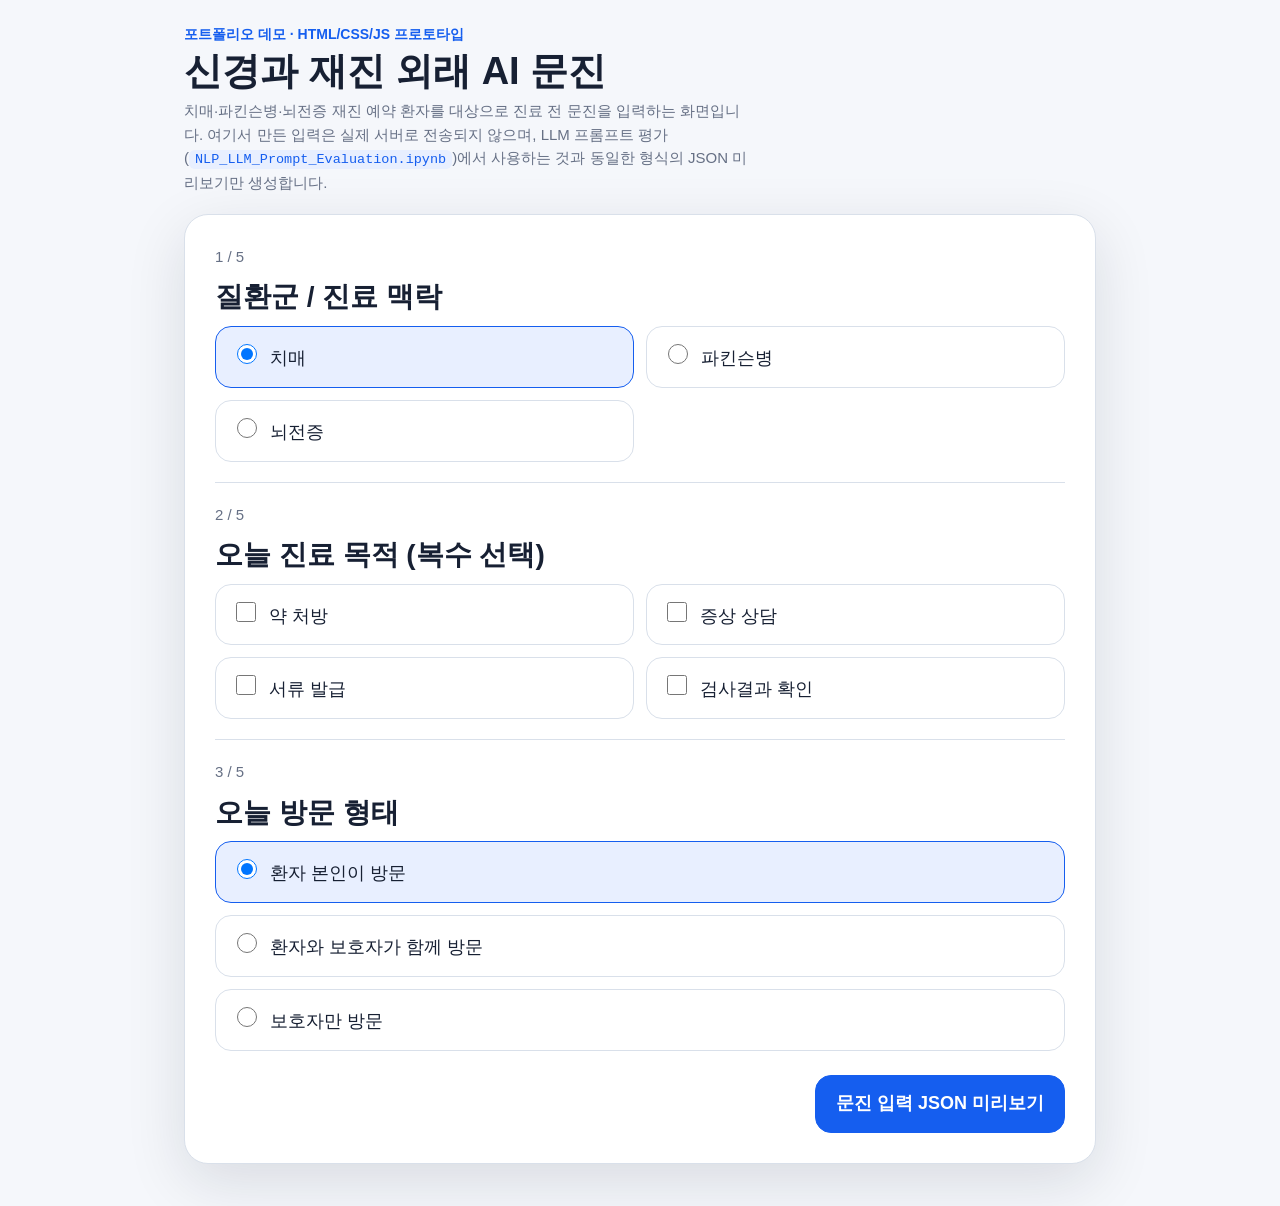
<file: frontend/index.html>
<!doctype html>
<html lang="ko">
  <head>
    <meta charset="UTF-8" />
    <meta name="viewport" content="width=device-width, initial-scale=1.0" />
    <title>신경과 재진 AI 문진 — UI 프로토타입</title>
    <link rel="stylesheet" href="style.css" />
  </head>
  <body>
    <main class="app-shell">
      <header class="topbar">
        <div>
          <p class="eyebrow">포트폴리오 데모 · HTML/CSS/JS 프로토타입</p>
          <h1>신경과 재진 외래 AI 문진</h1>
          <p class="subtitle">
            치매·파킨슨병·뇌전증 재진 예약 환자를 대상으로 진료 전 문진을 입력하는 화면입니다.
            여기서 만든 입력은 실제 서버로 전송되지 않으며, LLM 프롬프트 평가(<code>NLP_LLM_Prompt_Evaluation.ipynb</code>)에서
            사용하는 것과 동일한 형식의 JSON 미리보기만 생성합니다.
          </p>
        </div>
      </header>

      <form id="intake-form" class="card">
        <section>
          <p class="progress">1 / 5</p>
          <h2>질환군 / 진료 맥락</h2>
          <div class="grid two" id="disease-context-group">
            <label class="option-card">
              <input type="radio" name="disease_context" value="치매" checked />
              <span>치매</span>
            </label>
            <label class="option-card">
              <input type="radio" name="disease_context" value="파킨슨병" />
              <span>파킨슨병</span>
            </label>
            <label class="option-card">
              <input type="radio" name="disease_context" value="뇌전증" />
              <span>뇌전증</span>
            </label>
          </div>
        </section>

        <section>
          <p class="progress">2 / 5</p>
          <h2>오늘 진료 목적 (복수 선택)</h2>
          <div class="grid two" id="purpose-group">
            <label class="check-card">
              <input type="checkbox" name="visit_purpose" value="약 처방" />
              <span>약 처방</span>
            </label>
            <label class="check-card">
              <input type="checkbox" name="visit_purpose" value="증상 상담" />
              <span>증상 상담</span>
            </label>
            <label class="check-card">
              <input type="checkbox" name="visit_purpose" value="서류 발급" />
              <span>서류 발급</span>
            </label>
            <label class="check-card">
              <input type="checkbox" name="visit_purpose" value="검사결과 확인" />
              <span>검사결과 확인</span>
            </label>
          </div>
        </section>

        <!-- 조건부 섹션: '증상 상담' 또는 '약 처방' 선택 시에만 표시 -->
        <section id="symptom-section" class="conditional" hidden>
          <p class="progress">추가 질문</p>
          <h2>증상 변화</h2>
          <div class="grid two">
            <label class="check-card">
              <input type="radio" name="symptom_change" value="좋아짐" />
              <span>좋아짐</span>
            </label>
            <label class="check-card">
              <input type="radio" name="symptom_change" value="비슷함" checked />
              <span>비슷함</span>
            </label>
            <label class="check-card">
              <input type="radio" name="symptom_change" value="나빠짐" />
              <span>나빠짐</span>
            </label>
            <label class="check-card">
              <input type="radio" name="symptom_change" value="새 증상 있음" />
              <span>새 증상 있음</span>
            </label>
            <label class="check-card">
              <input type="radio" name="symptom_change" value="잘 모르겠음" />
              <span>잘 모르겠음</span>
            </label>
          </div>
          <!-- 서술형 입력은 '증상 상담'을 선택한 경우에만 표시 -->
          <div id="symptom-detail" hidden>
            <label class="field-label">
              오늘 상담받고 싶은 내용
              <textarea
                name="requested_consultation"
                class="textarea"
                placeholder="예: 최근 손 떨림이 오후에 심해지는 것 같아서 여쭤보고 싶어요."
              ></textarea>
            </label>
            <label class="field-label">
              환자 또는 보호자가 전달하는 내용 (원문 그대로)
              <textarea
                name="subjective_summary_raw"
                class="textarea"
                placeholder="비식별·합성 문장으로 자유롭게 입력하세요. 이 원문이 LLM 구조화 요약의 입력이 됩니다."
              ></textarea>
            </label>
          </div>
        </section>

        <!-- 조건부 섹션: '서류 발급' 선택 시에만 표시 -->
        <section id="document-section" class="conditional" hidden>
          <p class="progress">추가 질문</p>
          <h2>서류와 제출처</h2>
          <h3>서류 유형</h3>
          <div class="grid two">
            <label class="check-card">
              <input type="checkbox" name="document_type" value="진단서" />
              <span>진단서</span>
            </label>
            <label class="check-card">
              <input type="checkbox" name="document_type" value="소견서" />
              <span>소견서</span>
            </label>
            <label class="check-card">
              <input type="checkbox" name="document_type" value="통원사실증명서(진료확인서)" />
              <span>통원사실증명서(진료확인서)</span>
            </label>
            <label class="check-card">
              <input type="checkbox" name="document_type" value="기록/결과 사본" />
              <span>기록/결과 사본</span>
            </label>
            <label class="check-card">
              <input type="checkbox" name="document_type" value="개인 양식" />
              <span>개인 양식</span>
            </label>
            <label class="check-card">
              <input type="checkbox" name="document_type" value="기타/종류 모름" />
              <span>기타/종류 모름</span>
            </label>
          </div>
          <h3>제출처</h3>
          <div class="grid two">
            <label class="check-card">
              <input type="checkbox" name="document_destination" value="보험" />
              <span>보험</span>
            </label>
            <label class="check-card">
              <input type="checkbox" name="document_destination" value="직장/학교" />
              <span>직장/학교</span>
            </label>
            <label class="check-card">
              <input type="checkbox" name="document_destination" value="공공기관" />
              <span>공공기관</span>
            </label>
            <label class="check-card">
              <input type="checkbox" name="document_destination" value="타 의료기관/요양기관" />
              <span>타 의료기관/요양기관</span>
            </label>
            <label class="check-card">
              <input type="checkbox" name="document_destination" value="개인 보관" />
              <span>개인 보관</span>
            </label>
            <label class="check-card">
              <input type="checkbox" name="document_destination" value="제출처 모름" />
              <span>제출처 모름</span>
            </label>
          </div>
        </section>

        <section>
          <p class="progress">3 / 5</p>
          <h2>오늘 방문 형태</h2>
          <div class="grid" id="visit-type-group">
            <label class="option-card">
              <input type="radio" name="visit_type" value="patient" checked />
              <span>환자 본인이 방문</span>
            </label>
            <label class="option-card">
              <input type="radio" name="visit_type" value="both" />
              <span>환자와 보호자가 함께 방문</span>
            </label>
            <label class="option-card">
              <input type="radio" name="visit_type" value="guardian_only" />
              <span>보호자만 방문</span>
            </label>
          </div>
        </section>

        <div class="actions">
          <button class="primary-button" type="submit">문진 입력 JSON 미리보기</button>
        </div>
      </form>

      <section class="card" id="preview-card" hidden>
        <h2>LLM 입력용 JSON 미리보기</h2>
        <p class="progress">
          이 화면은 실제로 서버나 LLM을 호출하지 않습니다. 노트북(<code>NLP_LLM_Prompt_Evaluation.ipynb</code>)에서
          동일한 필드로 프롬프트 v0~v3를 평가합니다.
        </p>
        <pre id="preview-output"></pre>
      </section>
    </main>

    <script src="script.js"></script>
  </body>
</html>
</file>
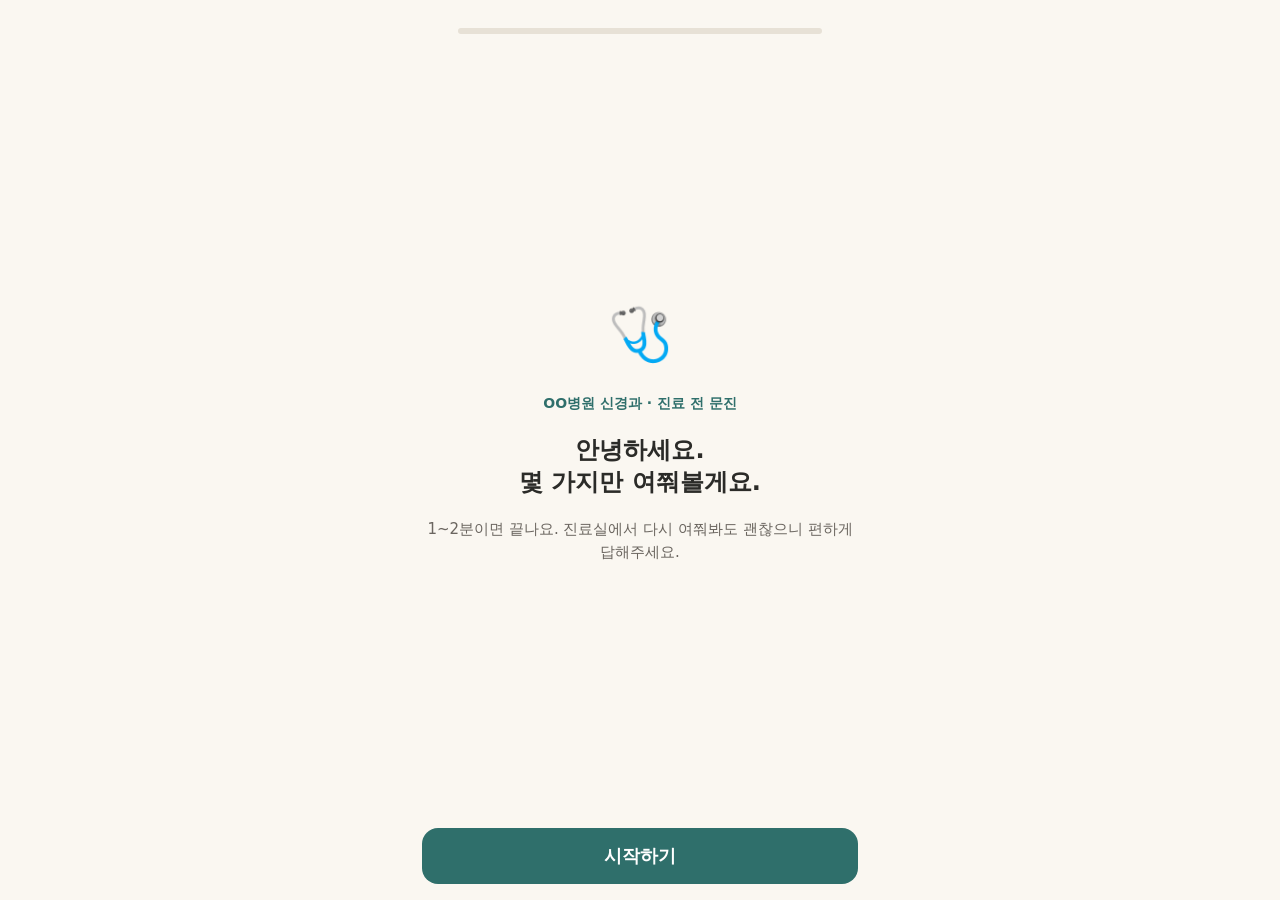
<file: frontend-demo/mobile/index.html>
<!doctype html>
<html lang="ko">
  <head>
    <meta charset="UTF-8" />
    <meta name="viewport" content="width=device-width, initial-scale=1.0, viewport-fit=cover" />
    <title>신경과 진료 전 문진</title>
    <link rel="stylesheet" href="style.css" />
  </head>
  <body>
    <div class="app">
      <header class="topbar">
        <button type="button" id="back-btn" class="icon-btn" aria-label="이전">‹</button>
        <div class="progress-track"><div class="progress-fill" id="progress-fill"></div></div>
        <span class="spacer"></span>
      </header>

      <main class="stage" id="stage"></main>

      <footer class="bottombar" id="bottombar"></footer>
    </div>

    <script src="script.js"></script>
  </body>
</html>
</file>
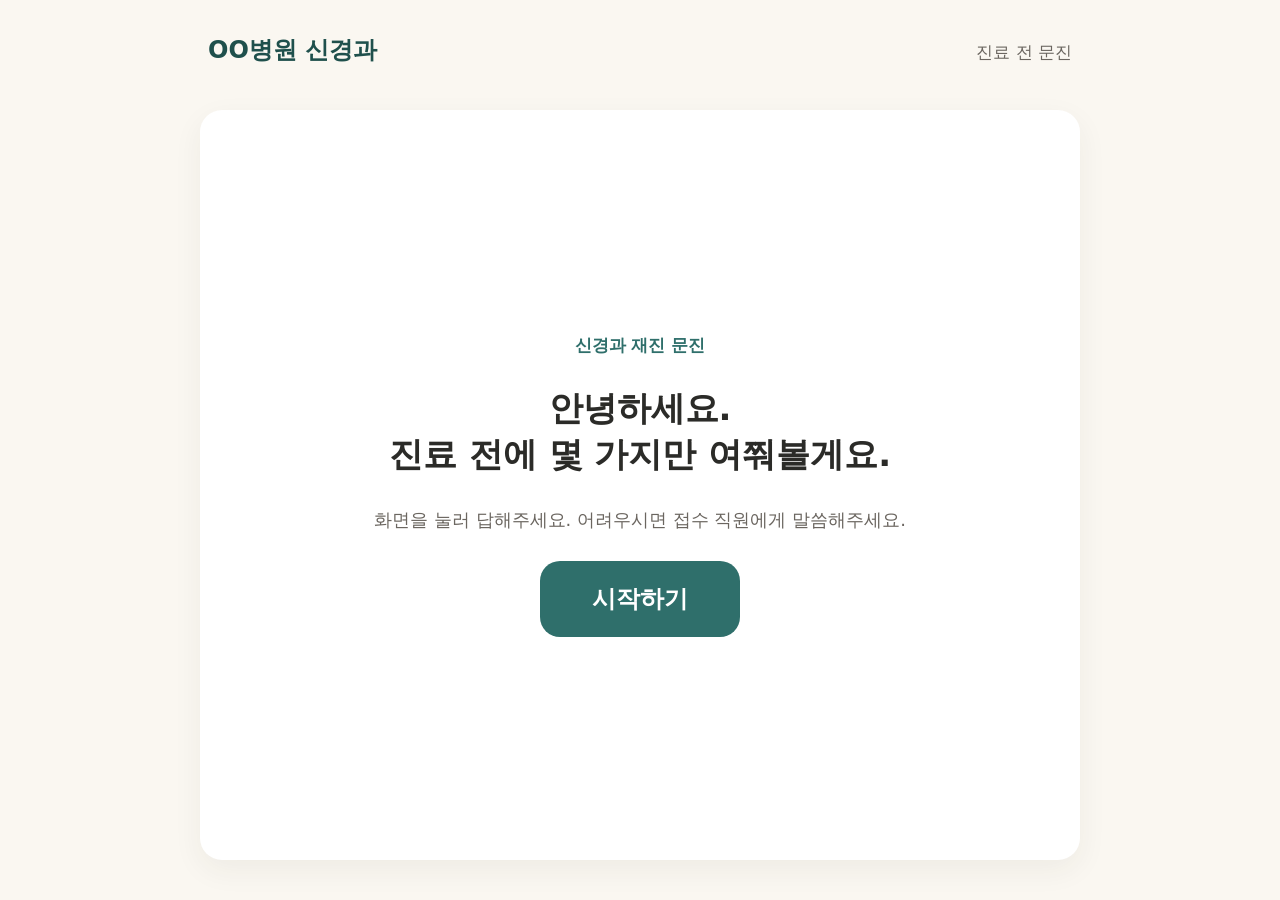
<file: frontend-demo/tablet/index.html>
<!doctype html>
<html lang="ko">
  <head>
    <meta charset="UTF-8" />
    <meta name="viewport" content="width=device-width, initial-scale=1.0" />
    <title>신경과 진료 전 문진 — 접수 태블릿</title>
    <link rel="stylesheet" href="style.css" />
  </head>
  <body>
    <div class="kiosk">
      <header class="kiosk-header">
        <span class="hospital-name">OO병원 신경과</span>
        <span class="hospital-sub">진료 전 문진</span>
      </header>

      <div class="progress-dots" id="progress-dots" aria-hidden="true"></div>

      <main class="stage" id="stage"></main>
    </div>

    <script src="script.js"></script>
  </body>
</html>
</file>
<file: frontend/style.css>
:root {
  --bg: #f5f7fb;
  --card: #ffffff;
  --text: #172033;
  --muted: #667085;
  --line: #d9e0ea;
  --primary: #155eef;
  --primary-soft: #e8efff;
  --shadow: 0 18px 60px rgba(16, 24, 40, 0.12);
}

* {
  box-sizing: border-box;
}

body {
  margin: 0;
  min-height: 100vh;
  background: var(--bg);
  color: var(--text);
  font-family: -apple-system, BlinkMacSystemFont, "Segoe UI", sans-serif;
  font-size: 18px;
  line-height: 1.55;
}

button,
textarea,
input {
  font: inherit;
}

.app-shell {
  width: min(960px, 100%);
  margin: 0 auto;
  padding: 24px;
}

.topbar {
  margin-bottom: 20px;
}

.eyebrow {
  margin: 0 0 4px;
  color: var(--primary);
  font-size: 14px;
  font-weight: 700;
}

.subtitle {
  color: var(--muted);
  font-size: 15px;
  max-width: 68ch;
}

h1,
h2,
h3,
p {
  margin-top: 0;
}

h1 {
  margin-bottom: 6px;
  font-size: clamp(26px, 4.5vw, 38px);
  line-height: 1.15;
}

h2 {
  font-size: clamp(22px, 3.5vw, 28px);
  line-height: 1.2;
  margin-bottom: 12px;
}

h3 {
  font-size: 19px;
  margin-bottom: 10px;
}

code {
  background: var(--primary-soft);
  color: var(--primary);
  padding: 2px 6px;
  border-radius: 6px;
  font-size: 0.9em;
}

.card {
  background: var(--card);
  border: 1px solid var(--line);
  border-radius: 24px;
  box-shadow: var(--shadow);
  padding: clamp(18px, 4vw, 30px);
  margin-bottom: 20px;
}

.progress {
  color: var(--muted);
  font-size: 15px;
  margin-bottom: 12px;
}

.grid {
  display: grid;
  gap: 12px;
}

.grid.two {
  grid-template-columns: repeat(2, minmax(0, 1fr));
}

.option-card,
.check-card {
  display: block;
  border: 1px solid var(--line);
  border-radius: 16px;
  background: #fff;
  padding: 14px 16px;
  cursor: pointer;
  transition: border-color 0.15s ease, background 0.15s ease;
}

.option-card:has(input:checked),
.check-card:has(input:checked) {
  border-color: var(--primary);
  background: var(--primary-soft);
}

.option-card input,
.check-card input {
  width: 20px;
  height: 20px;
  margin-right: 8px;
}

.field-label {
  display: block;
  font-weight: 700;
  margin-top: 16px;
}

.textarea {
  width: 100%;
  min-height: 110px;
  border: 1px solid var(--line);
  border-radius: 16px;
  padding: 14px;
  resize: vertical;
  background: #fbfcff;
  margin-top: 8px;
}

section {
  border-top: 1px solid var(--line);
  padding-top: 20px;
  margin-top: 20px;
}

section:first-child {
  border-top: 0;
  padding-top: 0;
  margin-top: 0;
}

section.conditional {
  background: #fbfcff;
  border: 1px dashed var(--line);
  border-radius: 18px;
  padding: 18px;
  margin-top: 16px;
}

.actions {
  display: flex;
  justify-content: flex-end;
  margin-top: 24px;
}

.primary-button {
  min-height: 52px;
  border: 1px solid var(--primary);
  border-radius: 16px;
  background: var(--primary);
  color: #fff;
  padding: 14px 20px;
  font-weight: 700;
  cursor: pointer;
}

.primary-button:hover {
  filter: brightness(1.05);
}

#preview-output {
  white-space: pre-wrap;
  word-break: break-word;
  background: #0b1220;
  color: #d7e2ff;
  border-radius: 16px;
  padding: 18px;
  font-size: 14px;
  line-height: 1.6;
}

@media (max-width: 720px) {
  .app-shell {
    padding: 14px;
  }

  .grid.two {
    grid-template-columns: 1fr;
  }
}
</file>
<file: frontend-demo/mobile/style.css>
:root {
  --ivory: #faf7f1;
  --card: #ffffff;
  --ink: #2b2b28;
  --ink-soft: #6b6660;
  --line: #e7e1d6;
  --brand: #2f6f6b;
  --brand-soft: #e6f0ef;
  --brand-strong: #1f504c;
}

* {
  box-sizing: border-box;
}

html,
body {
  height: 100%;
}

body {
  margin: 0;
  background: var(--ivory);
  color: var(--ink);
  font-family: "Apple SD Gothic Neo", "Malgun Gothic", system-ui, -apple-system, sans-serif;
  font-size: 17px;
  line-height: 1.5;
}

.app {
  min-height: 100dvh;
  max-width: 480px;
  margin: 0 auto;
  display: flex;
  flex-direction: column;
  background: var(--ivory);
  min-width: 0;
}

.stage,
.screen {
  min-width: 0;
}

.topbar {
  display: flex;
  align-items: center;
  gap: 10px;
  padding: 14px 14px 10px;
  padding-top: max(14px, env(safe-area-inset-top));
}

.icon-btn {
  border: none;
  background: transparent;
  font-size: 26px;
  line-height: 1;
  color: var(--ink-soft);
  width: 34px;
  height: 34px;
  cursor: pointer;
  visibility: hidden;
}

.icon-btn.show {
  visibility: visible;
}

.progress-track {
  flex: 1;
  height: 6px;
  background: var(--line);
  border-radius: 999px;
  overflow: hidden;
}

.progress-fill {
  height: 100%;
  width: 0%;
  background: var(--brand);
  transition: width 0.25s ease;
}

.spacer {
  width: 34px;
}

.stage {
  flex: 1;
  padding: 8px 22px 24px;
  display: flex;
  flex-direction: column;
}

.screen {
  display: flex;
  flex-direction: column;
  gap: 20px;
  flex: 1;
}

.screen.center {
  align-items: center;
  justify-content: center;
  text-align: center;
}

.eyebrow {
  margin: 0;
  font-size: 14px;
  font-weight: 700;
  color: var(--brand);
}

h1 {
  margin: 0;
  font-size: 24px;
  line-height: 1.35;
}

.helper {
  margin: 0;
  font-size: 15px;
  color: var(--ink-soft);
}

.choice-list {
  display: flex;
  flex-direction: column;
  gap: 12px;
}

.choice-card {
  border: 2px solid var(--line);
  background: #fff;
  border-radius: 16px;
  padding: 16px 18px;
  min-height: 56px;
  display: flex;
  align-items: center;
  gap: 12px;
  font-size: 17px;
  font-weight: 600;
  text-align: left;
  width: 100%;
  cursor: pointer;
  font-family: inherit;
  color: var(--ink);
}

.choice-card .icon {
  font-size: 22px;
}

.choice-card .label-sub {
  display: block;
  font-size: 13px;
  font-weight: 400;
  color: var(--ink-soft);
  margin-top: 2px;
}

.choice-card.selected {
  border-color: var(--brand);
  background: var(--brand-soft);
}

.choice-tags {
  display: flex;
  flex-wrap: wrap;
  gap: 8px;
}

.tag {
  border: 2px solid var(--line);
  background: #fff;
  border-radius: 999px;
  padding: 9px 16px;
  font-size: 14px;
  font-weight: 600;
  cursor: pointer;
  font-family: inherit;
  color: var(--ink);
}

.tag.selected {
  border-color: var(--brand);
  background: var(--brand-soft);
  color: var(--brand-strong);
}

textarea.big-input {
  width: 100%;
  min-height: 110px;
  border: 2px solid var(--line);
  border-radius: 14px;
  padding: 14px;
  font-size: 16px;
  font-family: inherit;
  resize: vertical;
  color: var(--ink);
}

textarea.big-input:focus {
  outline: none;
  border-color: var(--brand);
}

.field-block {
  display: flex;
  flex-direction: column;
  gap: 8px;
}

.field-block .field-title {
  font-size: 15px;
  font-weight: 700;
}

.bottombar {
  padding: 12px 22px;
  padding-bottom: max(16px, env(safe-area-inset-bottom));
  background: linear-gradient(to top, var(--ivory) 60%, rgba(250, 247, 241, 0));
}

.btn {
  font-family: inherit;
  border: none;
  border-radius: 16px;
  font-size: 18px;
  font-weight: 700;
  padding: 16px;
  width: 100%;
  min-height: 56px;
  cursor: pointer;
}

.btn-primary {
  background: var(--brand);
  color: #fff;
}

.btn-primary:disabled {
  background: #c7cfce;
  cursor: not-allowed;
}

.welcome-icon {
  font-size: 52px;
}

.summary-list {
  display: flex;
  flex-direction: column;
  gap: 10px;
}

.summary-row {
  padding: 14px 16px;
  background: var(--brand-soft);
  border-radius: 12px;
  font-size: 15px;
}

.summary-row .k {
  display: block;
  font-weight: 700;
  color: var(--brand-strong);
  font-size: 13px;
  margin-bottom: 2px;
}

.done-icon {
  font-size: 56px;
}

.dev-toggle {
  margin-top: 4px;
  font-size: 13px;
  color: var(--ink-soft);
}

.dev-toggle summary {
  cursor: pointer;
}

.dev-toggle pre {
  margin-top: 10px;
  background: #f3f1ea;
  border-radius: 10px;
  padding: 12px;
  font-size: 12px;
  overflow-x: auto;
  text-align: left;
  max-width: 100%;
  box-sizing: border-box;
}
</file>
<file: frontend-demo/tablet/style.css>
:root {
  --ivory: #faf7f1;
  --card: #ffffff;
  --ink: #2b2b28;
  --ink-soft: #6b6660;
  --line: #e7e1d6;
  --brand: #2f6f6b;
  --brand-soft: #e6f0ef;
  --brand-strong: #1f504c;
  --warn: #b3552c;
  --radius: 22px;
}

* {
  box-sizing: border-box;
}

html,
body {
  height: 100%;
}

body {
  margin: 0;
  background: var(--ivory);
  color: var(--ink);
  font-family: "Apple SD Gothic Neo", "Malgun Gothic", system-ui, -apple-system, sans-serif;
  font-size: 20px;
  line-height: 1.5;
}

.kiosk {
  min-height: 100vh;
  display: flex;
  flex-direction: column;
  align-items: center;
  padding: 28px 24px 40px;
}

.kiosk-header {
  width: 100%;
  max-width: 880px;
  display: flex;
  align-items: baseline;
  justify-content: space-between;
  padding: 4px 8px 20px;
}

.hospital-name {
  font-size: 24px;
  font-weight: 700;
  color: var(--brand-strong);
}

.hospital-sub {
  font-size: 17px;
  color: var(--ink-soft);
}

.progress-dots {
  display: flex;
  gap: 10px;
  margin-bottom: 22px;
}

.progress-dots span {
  width: 10px;
  height: 10px;
  border-radius: 50%;
  background: var(--line);
  transition: background 0.2s ease, transform 0.2s ease;
}

.progress-dots span.active {
  background: var(--brand);
  transform: scale(1.3);
}

.progress-dots span.done {
  background: var(--brand-soft);
  border: 2px solid var(--brand);
}

.stage {
  width: 100%;
  max-width: 880px;
  flex: 1;
  display: flex;
  flex-direction: column;
  min-width: 0;
}

.screen {
  min-width: 0;
}

.screen {
  background: var(--card);
  border-radius: var(--radius);
  padding: 44px 48px;
  box-shadow: 0 10px 30px rgba(43, 43, 40, 0.06);
  display: flex;
  flex-direction: column;
  gap: 28px;
  flex: 1;
}

.screen.center {
  align-items: center;
  justify-content: center;
  text-align: center;
}

.eyebrow {
  font-size: 17px;
  color: var(--brand);
  font-weight: 600;
  margin: 0;
}

h1 {
  font-size: 30px;
  margin: 0;
  line-height: 1.35;
}

h1.big {
  font-size: 34px;
}

.helper {
  font-size: 18px;
  color: var(--ink-soft);
  margin: 0;
}

.choice-grid {
  display: grid;
  grid-template-columns: repeat(2, 1fr);
  gap: 16px;
}

.choice-grid.cols-1 {
  grid-template-columns: 1fr;
}

.choice-card {
  border: 2px solid var(--line);
  background: #fff;
  border-radius: 18px;
  padding: 22px 20px;
  min-height: 84px;
  display: flex;
  align-items: center;
  gap: 16px;
  font-size: 21px;
  font-weight: 600;
  text-align: left;
  cursor: pointer;
  transition: border-color 0.15s ease, background 0.15s ease;
}

.choice-card .icon {
  font-size: 30px;
}

.choice-card .label-sub {
  display: block;
  font-size: 15px;
  font-weight: 400;
  color: var(--ink-soft);
  margin-top: 2px;
}

.choice-card:hover {
  border-color: var(--brand);
}

.choice-card.selected {
  border-color: var(--brand);
  background: var(--brand-soft);
}

textarea.big-input {
  width: 100%;
  min-height: 120px;
  border: 2px solid var(--line);
  border-radius: 16px;
  padding: 18px;
  font-size: 19px;
  font-family: inherit;
  resize: vertical;
  color: var(--ink);
}

textarea.big-input:focus {
  outline: none;
  border-color: var(--brand);
}

.field-block {
  display: flex;
  flex-direction: column;
  gap: 10px;
}

.field-block .field-title {
  font-size: 19px;
  font-weight: 700;
}

.nav-row {
  margin-top: auto;
  display: flex;
  justify-content: space-between;
  gap: 16px;
  padding-top: 12px;
}

button {
  font-family: inherit;
  cursor: pointer;
}

.btn {
  border: none;
  border-radius: 16px;
  font-size: 20px;
  font-weight: 700;
  padding: 18px 30px;
  min-height: 64px;
}

.btn-primary {
  background: var(--brand);
  color: #fff;
}

.btn-primary:disabled {
  background: #c7cfce;
  cursor: not-allowed;
}

.btn-ghost {
  background: transparent;
  color: var(--ink-soft);
  border: 2px solid var(--line);
}

.btn-start {
  font-size: 24px;
  padding: 22px 52px;
  border-radius: 20px;
}

.summary-list {
  display: flex;
  flex-direction: column;
  gap: 14px;
}

.summary-row {
  display: flex;
  gap: 14px;
  padding: 16px 18px;
  background: var(--brand-soft);
  border-radius: 14px;
  font-size: 19px;
}

.summary-row .k {
  min-width: 130px;
  font-weight: 700;
  color: var(--brand-strong);
}

.summary-row .v {
  color: var(--ink);
}

.done-icon {
  font-size: 64px;
}

.dev-toggle {
  margin-top: 8px;
  font-size: 15px;
  color: var(--ink-soft);
}

.dev-toggle summary {
  cursor: pointer;
}

.dev-toggle pre {
  margin-top: 12px;
  background: #f3f1ea;
  border-radius: 12px;
  padding: 16px;
  font-size: 13px;
  overflow-x: auto;
  text-align: left;
  max-width: 100%;
  box-sizing: border-box;
}

@media (max-width: 700px) {
  body {
    font-size: 18px;
  }
  .screen {
    padding: 30px 24px;
  }
  .choice-grid {
    grid-template-columns: 1fr;
  }
}
</file>
